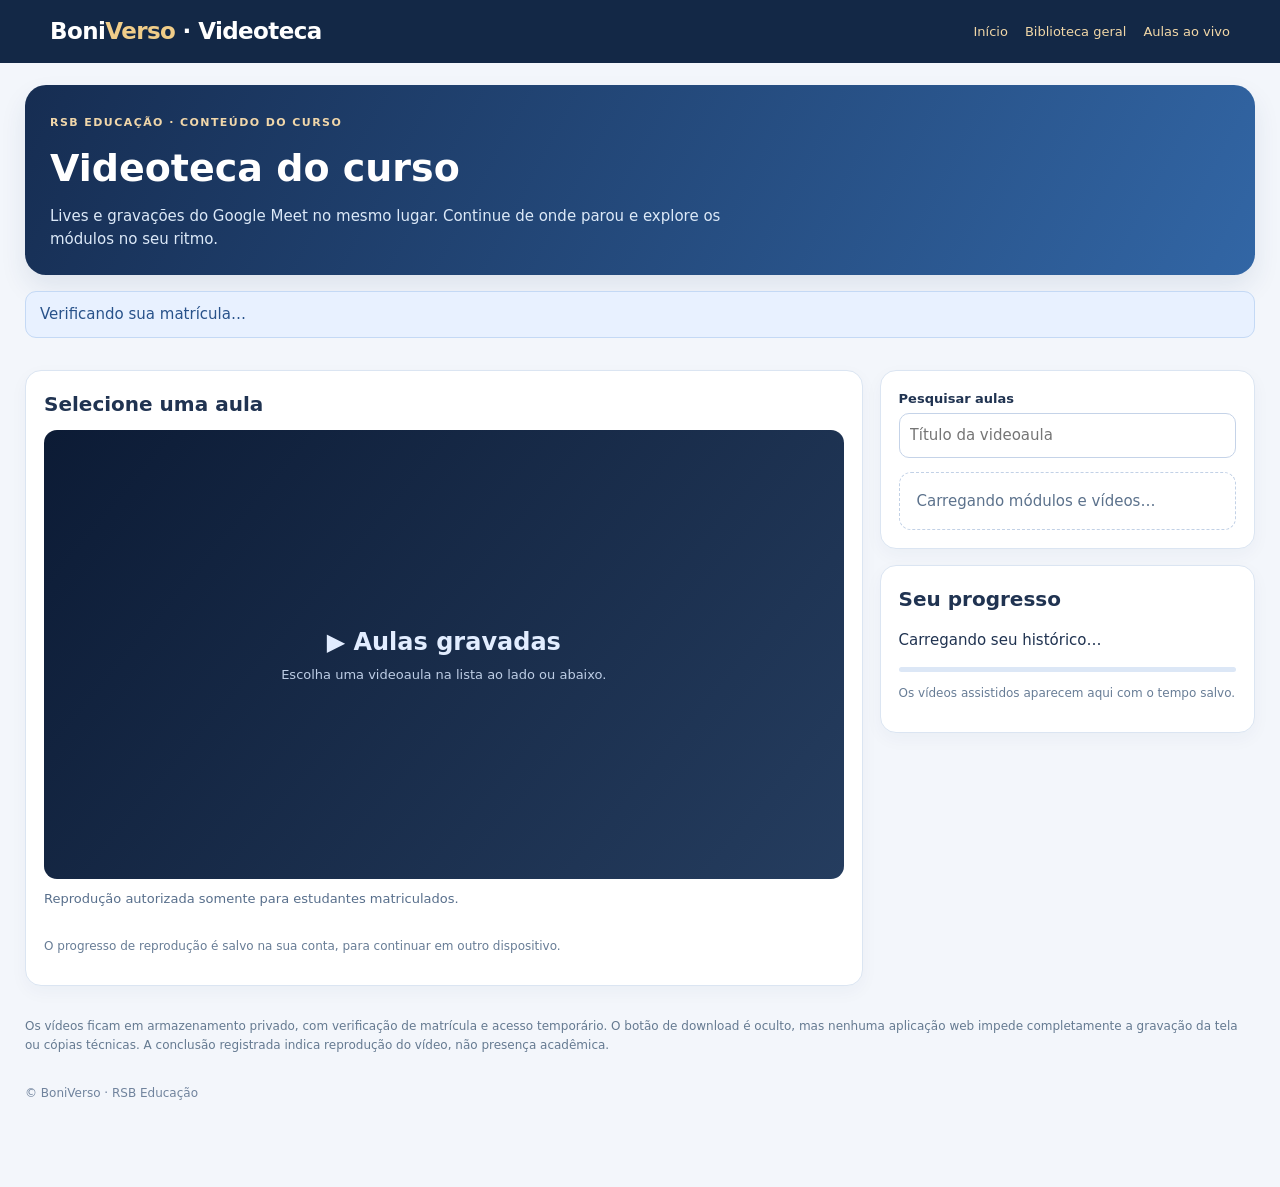
<file: curso-videos.html>
<!doctype html>
<html lang="pt-BR">
<head>
<meta charset="utf-8"><meta name="viewport" content="width=device-width, initial-scale=1">
<meta name="theme-color" content="#142643">
<title>Videoteca do curso | BoniVerso</title>
<style>
:root{font:15px/1.5 system-ui,-apple-system,Segoe UI,Arial,sans-serif;color:#203351;background:#f3f6fb;--blue:#255caa;--navy:#142643;--gold:#f0cd89;--line:#dbe5f2}
*{box-sizing:border-box}body{margin:0}header{background:#132846;color:#fff;padding:14px clamp(16px,4vw,50px);display:flex;justify-content:space-between;gap:12px;align-items:center;flex-wrap:wrap}header strong{font-size:23px;letter-spacing:-.6px}header strong span{color:var(--gold)}nav{display:flex;gap:17px;flex-wrap:wrap}nav a{color:#f1d7a7;text-decoration:none;font-size:13px}main{max-width:1260px;margin:auto;padding:22px 15px 70px}.hero{background:linear-gradient(118deg,#162d52,#3266a5);border-radius:21px;color:#fff;padding:25px;box-shadow:0 13px 27px #213e6e18}.hero small{color:#f1d7aa;font-size:11px;letter-spacing:.13em;font-weight:750}.hero h1{font-size:clamp(25px,4vw,38px);margin:8px 0}.hero p{color:#dce9f8;max-width:720px;margin:0}.notice{background:#e8f1ff;border:1px solid #c4d9f5;color:#28528a;border-radius:11px;padding:11px 14px;margin:16px 0}.notice.error{background:#fff0ed;border-color:#eac6bf;color:#973c32}.columns{display:grid;grid-template-columns:minmax(0,1.45fr) minmax(280px,.65fr);gap:17px;align-items:start}.panel{border:1px solid var(--line);border-radius:16px;background:#fff;padding:18px;margin:16px 0;box-shadow:0 6px 18px #1d39670a}.panel h2{font-size:20px;margin:0 0 11px}.player{width:100%;aspect-ratio:16/9;max-height:540px;display:block;background:#080e20;border-radius:13px}.placeholder{display:grid;place-content:center;text-align:center;gap:5px;background:linear-gradient(130deg,#0c1b35,#253d5f);color:#e2edff;border-radius:13px;aspect-ratio:16/9;padding:18px}.placeholder b{font-size:24px}.placeholder span{font-size:13px;color:#bdcde5}.player-meta{color:#586f8c;font-size:13px;margin:10px 0;min-height:22px}.actions{display:flex;flex-wrap:wrap;gap:8px;margin:13px 0}.btn,button{font:inherit;border:0;border-radius:10px;background:var(--blue);color:#fff;padding:10px 14px;min-height:43px;cursor:pointer;font-weight:650}button:disabled{opacity:.5;cursor:not-allowed}.btn.secondary,button.secondary{background:#e8eff9;color:#244f89}.btn.danger,button.danger{background:#a73d4a}.btn.outline{background:#fff;color:#285b9c;border:1px solid #cfdded}.btn:focus-visible,button:focus-visible,input:focus-visible{outline:3px solid #e6b758;outline-offset:2px}.btn{text-decoration:none;display:inline-flex;align-items:center;justify-content:center}.muted{font-size:12px;color:#687d96}.toolbar{display:flex;flex-wrap:wrap;gap:10px;align-items:end;margin-bottom:14px}.toolbar label{font-weight:700;font-size:13px;display:block;margin-bottom:5px}.toolbar .grow{flex:1;min-width:200px}input,select{font:inherit;border:1px solid #c5d3e8;border-radius:10px;background:white;color:#243a58;padding:10px;min-height:42px;max-width:100%}.toolbar input{width:100%}.module{border-top:1px solid #e2eaf4;padding-top:12px;margin-top:17px}.module h3{font-size:16px;margin:0 0 10px;color:#254c82}.video-row{width:100%;background:#f9fbff;color:#203351;text-align:left;border:1px solid #dee8f5;border-radius:12px;padding:11px 13px;display:flex;align-items:center;gap:11px;margin:7px 0}.video-row:hover{background:#edf4fe}.video-row.current{border-color:#4382d9;background:#ebf3ff}.video-ico{width:39px;height:39px;border-radius:10px;display:grid;place-items:center;background:#e3edfc;flex:none}.video-info{flex:1;min-width:0}.video-info b{display:block;font-size:13px;overflow-wrap:anywhere}.video-info small{display:block;color:#657a94;font-size:11px;margin-top:3px}.progress{height:5px;background:#dce7f6;border-radius:8px;margin-top:7px;overflow:hidden}.progress span{height:100%;background:#287ac1;display:block}.empty{color:#5c728c;padding:17px;border:1px dashed #c2d1e6;border-radius:12px}.teacher{background:#f9fbff;border:1px solid #d4e3f4;border-radius:12px;padding:13px;margin-top:12px}.teacher h3{font-size:16px;margin:0 0 10px}.teacher form{display:flex;gap:7px;flex-wrap:wrap;margin-bottom:12px}.teacher input{flex:1;min-width:125px}.teacher select{width:100%;margin:7px 0}.module-item{padding:9px 0;border-top:1px solid #dfebf5;display:flex;gap:7px;align-items:center;flex-wrap:wrap}.module-item strong{flex:1;min-width:115px}.module-item button{font-size:12px;padding:5px 8px;min-height:32px}.video-admin{display:flex;flex-wrap:wrap;gap:9px;border-top:1px solid #deebf7;padding-top:12px;margin-top:13px}.video-admin label{font-size:12px;font-weight:700}.video-admin select{display:block;margin-top:5px;max-width:240px}.legal{font-size:12px;line-height:1.55;color:#657a91;margin:15px 0}footer{padding:15px 0;color:#70839d;font-size:12px}
@media(max-width:920px){.columns{grid-template-columns:1fr}}@media(max-width:600px){main{padding:13px 10px 45px}.panel{padding:13px}.hero{padding:19px}.toolbar{display:block}.toolbar>*{margin:8px 0}.video-row{padding:9px}}
</style>
</head><body>
<header><strong>Boni<span>Verso</span> · Videoteca</strong><nav><a href="./">Início</a><a href="./biblioteca-live.html">Biblioteca geral</a><a href="./live-central.html">Aulas ao vivo</a></nav></header>
<main>
<section class="hero"><small>RSB EDUCAÇÃO · CONTEÚDO DO CURSO</small><h1 id="courseTitle">Videoteca do curso</h1><p>Lives e gravações do Google Meet no mesmo lugar. Continue de onde parou e explore os módulos no seu ritmo.</p></section>
<p class="notice" role="status" id="status">Verificando sua matrícula…</p>
<div class="columns">
<div>
<section class="panel" aria-label="Reprodutor de aulas">
<h2 id="videoTitle">Selecione uma aula</h2>
<div id="playerHost"><div class="placeholder"><b>▶ Aulas gravadas</b><span>Escolha uma videoaula na lista ao lado ou abaixo.</span></div></div>
<p id="videoInfo" class="player-meta">Reprodução autorizada somente para estudantes matriculados.</p>
<div class="actions"><button id="continue" class="secondary" type="button" hidden>▶ Continuar assistindo</button><button id="restart" class="secondary" type="button" hidden>↺ Recomeçar</button><button id="renew" class="secondary" type="button" hidden>↻ Renovar acesso</button></div>
<p class="muted" id="saveInfo">O progresso de reprodução é salvo na sua conta, para continuar em outro dispositivo.</p>
</section>
<section id="admin" class="panel" hidden><h2>⚙️ Organização do professor</h2><p class="muted">Crie módulos e associe os vídeos. Só professores e administradores autorizados podem editar. A exclusão fica nos painéis de gerenciamento.</p><form id="newModule" class="toolbar"><div class="grow"><label for="moduleName">Novo módulo</label><input id="moduleName" required maxlength="120" minlength="2" placeholder="Ex.: Módulo 1 — Introdução"></div><button type="submit">Criar módulo</button></form><div id="moduleControls"></div><div class="actions"><a class="btn secondary" href="./painel-gravacoes.html">Gerenciar lives</a><a class="btn secondary" href="./importar-videos.html">Gerenciar vídeos Meet</a></div></section>
</div>
<aside>
<section class="panel"><div class="toolbar"><div class="grow"><label for="search">Pesquisar aulas</label><input type="search" id="search" placeholder="Título da videoaula"></div></div><div id="list"><div class="empty">Carregando módulos e vídeos…</div></div></section>
<section class="panel"><h2>Seu progresso</h2><p id="overall">Carregando seu histórico…</p><div class="progress"><span id="overallBar" style="width:0%"></span></div><p class="muted" id="continueHint">Os vídeos assistidos aparecem aqui com o tempo salvo.</p></section>
</aside>
</div>
<p class="legal">Os vídeos ficam em armazenamento privado, com verificação de matrícula e acesso temporário. O botão de download é oculto, mas nenhuma aplicação web impede completamente a gravação da tela ou cópias técnicas. A conclusão registrada indica reprodução do vídeo, não presença acadêmica.</p>
<footer>© BoniVerso · RSB Educação</footer>
</main>
<script src="./config.js"></script>
<script type="module">
import {createClient} from 'https://esm.sh/@supabase/supabase-js@2.57.2';
const cfg=window.BONIVERSO_CONFIG;
const $=s=>document.getElementById(s);
const make=(t,v,c)=>{const n=document.createElement(t);if(v!==null&&v!==undefined)n.textContent=String(v);if(c)n.className=c;return n};
const valid=/^[0-9a-f]{8}-(?:[0-9a-f]{4}-){3}[0-9a-f]{12}$/i;
const courseId=new URLSearchParams(location.search).get('curso');
let db,user,staff=false,course=null,items=[],modules=[],progress=new Map(),player=null,active=null,lastSaved=0,saveBusy=false,sessionActive=false,initialResume=null;
const status=(message,err=false)=>{$('status').textContent=message;$('status').classList.toggle('error',err)};
const key=v=>v.source+':'+v.id;
const formatTime=v=>{const s=Math.max(0,Math.round(Number(v)||0));return (s>=3600?Math.floor(s/3600)+':':'')+String(Math.floor(s/60)%60).padStart(2,'0')+':'+String(s%60).padStart(2,'0')};
const percent=(v)=>{const p=progress.get(key(v));if(!p)return 0;if(p.completed)return 100;return p.duration_seconds>0?Math.min(99,Math.round(p.position_seconds/p.duration_seconds*100)):0};
function textError(error){return error?.message||'Falha inesperada'}
async function invoke(functionName,body){const {data,error}=await db.functions.invoke(functionName,{body});if(error){let why=error.message;try{why=(await error.context?.json?.())?.error||why}catch{}throw Error(why)}if(data?.error)throw Error(data.error);return data}
function getPlayer(){return $('playerHost').querySelector('video')}
function updateOverall(){const done=items.filter(v=>progress.get(key(v))?.completed).length;const viewed=items.filter(v=>progress.get(key(v))?.position_seconds>0).length;$('overall').textContent=done+' de '+items.length+' vídeo(s) concluído(s)';$('overallBar').style.width=items.length?Math.round(done/items.length*100)+'%':'0%';$('continueHint').textContent=viewed?viewed+' vídeo(s) já iniciado(s) nesta conta.':'Seu histórico aparecerá após iniciar uma aula.'}
function updateControls(){const p=active?progress.get(key(active)):null;$('continue').hidden=!(active&&p?.position_seconds>5&&!p.completed);$('continue').textContent=p?'▶ Continuar de '+formatTime(p.position_seconds):'▶ Continuar assistindo';$('restart').hidden=!active;$('renew').hidden=!active}
function playerConfig(v){v.controls=true;v.playsInline=true;v.preload='metadata';v.controlsList='nodownload noremoteplayback';v.disablePictureInPicture=true;v.setAttribute('disableRemotePlayback','');v.setAttribute('aria-label','Reprodução protegida da aula');v.addEventListener('contextmenu',e=>e.preventDefault());}
// Controle de gravação sequencial: impede sobrescrita por posições antigas.
let saveQueue=Promise.resolve(),seekPending=false,seekTarget=0,allowRestartZero=false;
function saveProgress(done=false){
 if(!player||!active||!user||seekPending)return Promise.resolve();
 const currentVideo=player,video=active,videoKey=key(video);
 const duration=Number.isFinite(currentVideo.duration)?Math.min(86400,Math.max(0,Math.round(currentVideo.duration))):null;
 const seconds=Math.min(86400,Math.max(0,Math.round(currentVideo.currentTime||0)));
 const old=progress.get(videoKey);
 // Não zera o progresso durante o início do player, antes de sua retomada.
 if(seconds<2&&old?.position_seconds>5&&!allowRestartZero&&!done)return Promise.resolve();
 const payload={user_id:user.id,source:video.source,video_id:video.id,position_seconds:seconds,duration_seconds:duration,completed:done||!!old?.completed||(duration!=null&&duration>0&&seconds/duration>=.97),updated_at:new Date().toISOString()};
 if(old&&old.position_seconds===seconds&&old.completed===payload.completed)return saveQueue;
 lastSaved=Date.now();progress.set(videoKey,payload);updateOverall();updateControls();
 saveQueue=saveQueue.catch(()=>{}).then(async()=>{
   try{
     const {error}=await db.from('boniverso_video_progress').upsert(payload,{onConflict:'user_id,source,video_id'});
     if(error)throw error;
     if(active&&key(active)===videoKey)$('saveInfo').textContent='Progresso salvo na sua conta · '+formatTime(seconds);
   }catch(err){
     if(active&&key(active)===videoKey)$('saveInfo').textContent='Falha ao salvar o progresso: '+textError(err);
     console.warn('BoniVerso video progress:',err?.message||err);
     if(progress.get(videoKey)===payload){if(old)progress.set(videoKey,old);else progress.delete(videoKey);}
   }
 });
 return saveQueue;
}
function stopPlayer(){if(player){player.pause();player.removeAttribute('src');player.load();player.remove();}player=null;sessionActive=false;}
async function startVideo(v,forceStart=false){
 if(active&&player){await saveProgress();stopPlayer()}
 active=v;seekPending=false;seekTarget=0;allowRestartZero=!!forceStart;
 updateControls();$('videoTitle').textContent=v.title;
 $('videoInfo').textContent='Verificando matrícula e preparando reprodução…';
 $('playerHost').replaceChildren(make('div','Aguarde: verificando seu acesso…','empty'));
 try{
   const out=v.source==='meet'?await invoke('boniverso-course-videos',{action:'watch',video_id:v.id}):await invoke('boniverso-recording-playback',{recording_id:v.id});
   if(!out?.url||typeof out.url!=='string')throw Error('Arquivo ainda não está disponível');
   const currentVideo=make('video');player=currentVideo;player.className='player';playerConfig(player);
   const token=key(v),saved=progress.get(token);
   seekTarget=!forceStart&&saved?.position_seconds>3&&!saved.completed?saved.position_seconds:0;
   seekPending=seekTarget>0;
   currentVideo.src=out.url;$('playerHost').replaceChildren(currentVideo);
   function attemptResume(){
     if(player!==currentVideo||active?.id!==v.id||!seekPending)return;
     const duration=currentVideo.duration;
     if(!Number.isFinite(duration)||duration<=0)return;
     const desired=Math.min(seekTarget,Math.max(0,duration-2));
     if(desired<2){seekPending=false;return;}
     if(Math.abs(currentVideo.currentTime-desired)<1)return; // aguarda seeked ou timeupdate; não salva 0s prematuramente
     try{
       currentVideo.currentTime=desired;
       $('videoInfo').textContent='Retomando aula a partir de '+formatTime(desired)+'…';
     }catch(err){console.warn('Seek indisponível:',err?.message||err)}
   }
   currentVideo.addEventListener('loadedmetadata',()=>{
     if(player!==currentVideo||active?.id!==v.id)return;
     if(seekPending)attemptResume();
     else $('videoInfo').textContent=v.source==='meet'?'📹 Gravação do Google Meet':'🔴 Gravação de aula ao vivo';
   });
   currentVideo.addEventListener('canplay',()=>{if(seekPending)attemptResume()});
   currentVideo.addEventListener('seeked',()=>{
     if(player!==currentVideo||active?.id!==v.id)return;
     if(seekPending&&currentVideo.currentTime>=Math.max(0,seekTarget-3)){
       seekPending=false;
       $('videoInfo').textContent='Reprodução retomada em '+formatTime(currentVideo.currentTime);
     }
   });
   currentVideo.addEventListener('timeupdate',()=>{
     if(player!==currentVideo||active?.id!==v.id)return;
     if(seekPending){
       if(currentVideo.currentTime>=Math.max(0,seekTarget-3))seekPending=false;
       else return;
     }
     if(Date.now()-lastSaved>5000)saveProgress();
   });
   currentVideo.addEventListener('pause',()=>saveProgress());
   currentVideo.addEventListener('ended',()=>saveProgress(true));
   currentVideo.addEventListener('error',()=>{
     if(player!==currentVideo)return;
     seekPending=false;
     $('videoInfo').textContent='Falha na reprodução ou link expirado. Clique em Renovar acesso.';
     $('renew').hidden=false;
   });
   sessionActive=true;
   currentVideo.play().catch(()=>{$('videoInfo').textContent='Toque em ▶ no reprodutor para continuar.'});
   updateControls();renderList();status('Vídeo selecionado · reprodução autorizada');
 }catch(e){
   seekPending=false;
   $('playerHost').replaceChildren(make('div','Não foi possível reproduzir: '+textError(e),'empty'));
   $('videoInfo').textContent='Tente novamente ou procure o professor.';
   status('Acesso não disponível: '+textError(e),true);
 }
}
function moduleGroup(id){return modules.find(m=>m.id===id)?.title||'Aulas sem módulo'}
function itemButton(v){const b=make('button',null,'video-row'+(active&&key(active)===key(v)?' current':''));b.type='button';const ic=make('span',v.source==='meet'?'📹':'🔴','video-ico');const info=make('span',null,'video-info');info.append(make('b',v.title));const meta=progress.get(key(v));info.append(make('small',(v.source==='meet'?'Meet':'Live')+(meta?.completed?' · ✓ Concluída':meta?.position_seconds?' · Continuar '+formatTime(meta.position_seconds):' · Ainda não iniciada')));const pbar=make('span',null,'progress');const filled=make('span');filled.style.width=percent(v)+'%';pbar.append(filled);info.append(pbar);b.append(ic,info);b.onclick=()=>startVideo(v);return b}
function renderList(){const q=$('search').value.toLocaleLowerCase('pt-BR').trim();const list=$('list');list.replaceChildren();if(!items.length){list.append(make('div','Nenhuma videoaula publicada neste curso.','empty'));return}
 const visible=items.filter(v=>v.title.toLocaleLowerCase('pt-BR').includes(q));
 if(!visible.length){list.append(make('div','Nenhum vídeo encontrado com esse título.','empty'));return}
 const groups=[...modules.map(m=>({id:m.id,title:m.title})),{id:null,title:'Aulas sem módulo'}];
 for(const group of groups){const found=visible.filter(v=>(v.module_id||null)===group.id);if(!found.length)continue;const section=make('div',null,'module');section.append(make('h3',group.title+' · '+found.length));for(const v of found){section.append(itemButton(v));if(staff){const wrap=make('div',null,'video-admin');const label=make('label','Organizar em módulo');const select=make('select');select.append(new Option('Sem módulo',''));for(const m of modules)select.append(new Option(m.title,m.id));select.value=v.module_id||'';select.addEventListener('change',async()=>{select.disabled=true;try{await invoke('boniverso-video-modules',{action:'assign',course_id:courseId,video_id:v.id,source:v.source,module_id:select.value||null});v.module_id=select.value||null;status('Módulo atualizado');renderList()}catch(e){select.value=v.module_id||'';status(textError(e),true)}finally{select.disabled=false}});label.append(select);wrap.append(label);section.append(wrap)}}list.append(section)}
}
function renderModuleAdmin(){if(!staff)return;const host=$('moduleControls');host.replaceChildren();if(!modules.length){host.append(make('p','Crie um módulo, por exemplo: Introdução, Desenvolvimento e Revisão.','muted'));return}modules.forEach((m,i)=>{const row=make('div',null,'module-item');row.append(make('strong',m.title));const rename=make('button','Renomear','secondary');rename.onclick=async()=>{const title=window.prompt('Novo nome do módulo:',m.title);if(title===null)return;try{await invoke('boniverso-video-modules',{action:'rename',course_id:courseId,module_id:m.id,title});await refreshModules()}catch(e){status(textError(e),true)}};const remove=make('button','Excluir módulo','danger');remove.onclick=async()=>{if(!window.confirm('Excluir este módulo? Os vídeos permanecerão disponíveis no curso, em Aulas sem módulo.'))return;try{await invoke('boniverso-video-modules',{action:'remove',course_id:courseId,module_id:m.id});await refreshModules()}catch(e){status(textError(e),true)}};const up=make('button','↑','secondary'),down=make('button','↓','secondary');up.disabled=i===0;down.disabled=i===modules.length-1;up.title='Subir módulo';down.title='Descer módulo';up.onclick=()=>reorder(i,i-1);down.onclick=()=>reorder(i,i+1);row.append(up,down,rename,remove);host.append(row)})}
async function reorder(i,j){const ids=modules.map(m=>m.id);[ids[i],ids[j]]=[ids[j],ids[i]];try{await invoke('boniverso-video-modules',{action:'order',course_id:courseId,ordered_ids:ids});await refreshModules()}catch(e){status(textError(e),true)}}
async function refreshModules(){const d=await invoke('boniverso-video-modules',{action:'list',course_id:courseId});modules=d.modules||[];renderModuleAdmin();renderList()}
async function load(){
 if(!valid.test(courseId||''))throw Error('Curso não identificado. Abra a videoteca pela página do seu curso.');
 if(!cfg?.supabaseUrl||!cfg?.supabasePublishableKey)throw Error('Configuração do BoniVerso não encontrada');
 db=createClient(cfg.supabaseUrl,cfg.supabasePublishableKey,{auth:{persistSession:true,autoRefreshToken:true,detectSessionInUrl:false}});
 const {data:{user:person},error:authError}=await db.auth.getUser();if(authError||!person)throw Error('Faça login no BoniVerso para assistir às aulas.');user=person;
 const {data:role,error:roleError}=await db.rpc('current_staff_role');if(roleError)throw roleError;staff=['teacher','admin'].includes(role);
 // Respeita a matrícula mesmo para cursos gratuitos; somente contas de equipe podem ver prévias.
 const {data:c,error:courseError}=await db.from('courses').select('id,title,published').eq('id',courseId).maybeSingle();if(courseError||!c)throw Error('Curso não encontrado ou não autorizado.');course=c;$('courseTitle').textContent='Videoteca · '+course.title;
 const [modResult,importResult,eventsResult,liveResult,progressResult]=await Promise.all([
   invoke('boniverso-video-modules',{action:'list',course_id:courseId}),
   db.from('boniverso_course_videos').select('id,title,course_id,module_id,origin,status,is_published,description').eq('course_id',courseId).eq('status','ready'),
   db.from('boniverso_live_events').select('id,course_id,classroom_id').eq('course_id',courseId),
   db.from('boniverso_live_recordings').select('id,event_id,title,module_id,state,is_published,duration_seconds,library_course_id,library_classroom_id,deleted_at').eq('state','ready').is('deleted_at',null),
   db.from('boniverso_video_progress').select('source,video_id,position_seconds,duration_seconds,completed,updated_at').eq('user_id',user.id)
 ]);
 for(const r of [importResult,eventsResult,liveResult,progressResult])if(r.error)throw r.error;
 modules=modResult.modules||[];
 const events=new Set((eventsResult.data||[]).map(e=>e.id));
 const meet=(importResult.data||[]).filter(v=>staff||v.is_published).map(v=>({...v,source:'meet'}));
 const live=(liveResult.data||[]).filter(v=> (staff||v.is_published) && (v.library_course_id===courseId || (!v.library_classroom_id&&!v.library_course_id&&events.has(v.event_id)))).map(v=>({...v,source:'live'}));
 items=[...live,...meet];progress=new Map((progressResult.data||[]).map(p=>[p.source+':'+p.video_id,p]));
 $('admin').hidden=!staff;
 updateOverall();renderList();renderModuleAdmin();
 const resume=[...items].filter(v=>{const p=progress.get(key(v));return p?.position_seconds>5&&!p.completed}).sort((a,b)=>(progress.get(key(b))?.updated_at||'').localeCompare(progress.get(key(a))?.updated_at||''))[0];
 if(resume){$('videoTitle').textContent='Continue assistindo';$('videoInfo').textContent='Você parou em '+formatTime(progress.get(key(resume)).position_seconds)+' de “'+resume.title+'”.';$('continue').hidden=false;$('continue').textContent='▶ Continuar de '+formatTime(progress.get(key(resume)).position_seconds);initialResume=resume;}
 else if(items.length){$('videoTitle').textContent='Selecione uma aula da lista';}
 status(staff?'Biblioteca do curso carregada. Você pode organizar os módulos.':'Biblioteca carregada. Vídeos liberados para sua matrícula.');
}
$('search').addEventListener('input',renderList);
$('newModule').addEventListener('submit',async e=>{e.preventDefault();const input=$('moduleName'),title=input.value.trim();if(title.length<2)return;try{await invoke('boniverso-video-modules',{action:'create',course_id:courseId,title});input.value='';await refreshModules();status('Módulo criado')}catch(err){status(textError(err),true)}});
$('continue').addEventListener('click',()=>{if(!player&&initialResume){startVideo(initialResume);return;}if(player&&active){const p=progress.get(key(active));if(p?.position_seconds>0)player.currentTime=p.position_seconds;player.play().catch(()=>{});}});
$('restart').addEventListener('click',()=>{if(!player)return;seekPending=false;allowRestartZero=true;player.currentTime=0;player.play().catch(()=>{});saveProgress();});
$('renew').addEventListener('click',()=>{if(active)startVideo(active)});
document.addEventListener('visibilitychange',()=>{if(document.hidden&&player)saveProgress()});
window.addEventListener('pagehide',()=>{if(player)saveProgress()});
try{await load()}catch(e){status(textError(e),true);$('list').replaceChildren(make('div',textError(e),'empty'));$('overall').textContent='Indisponível'}
</script>
</body></html>
</file>
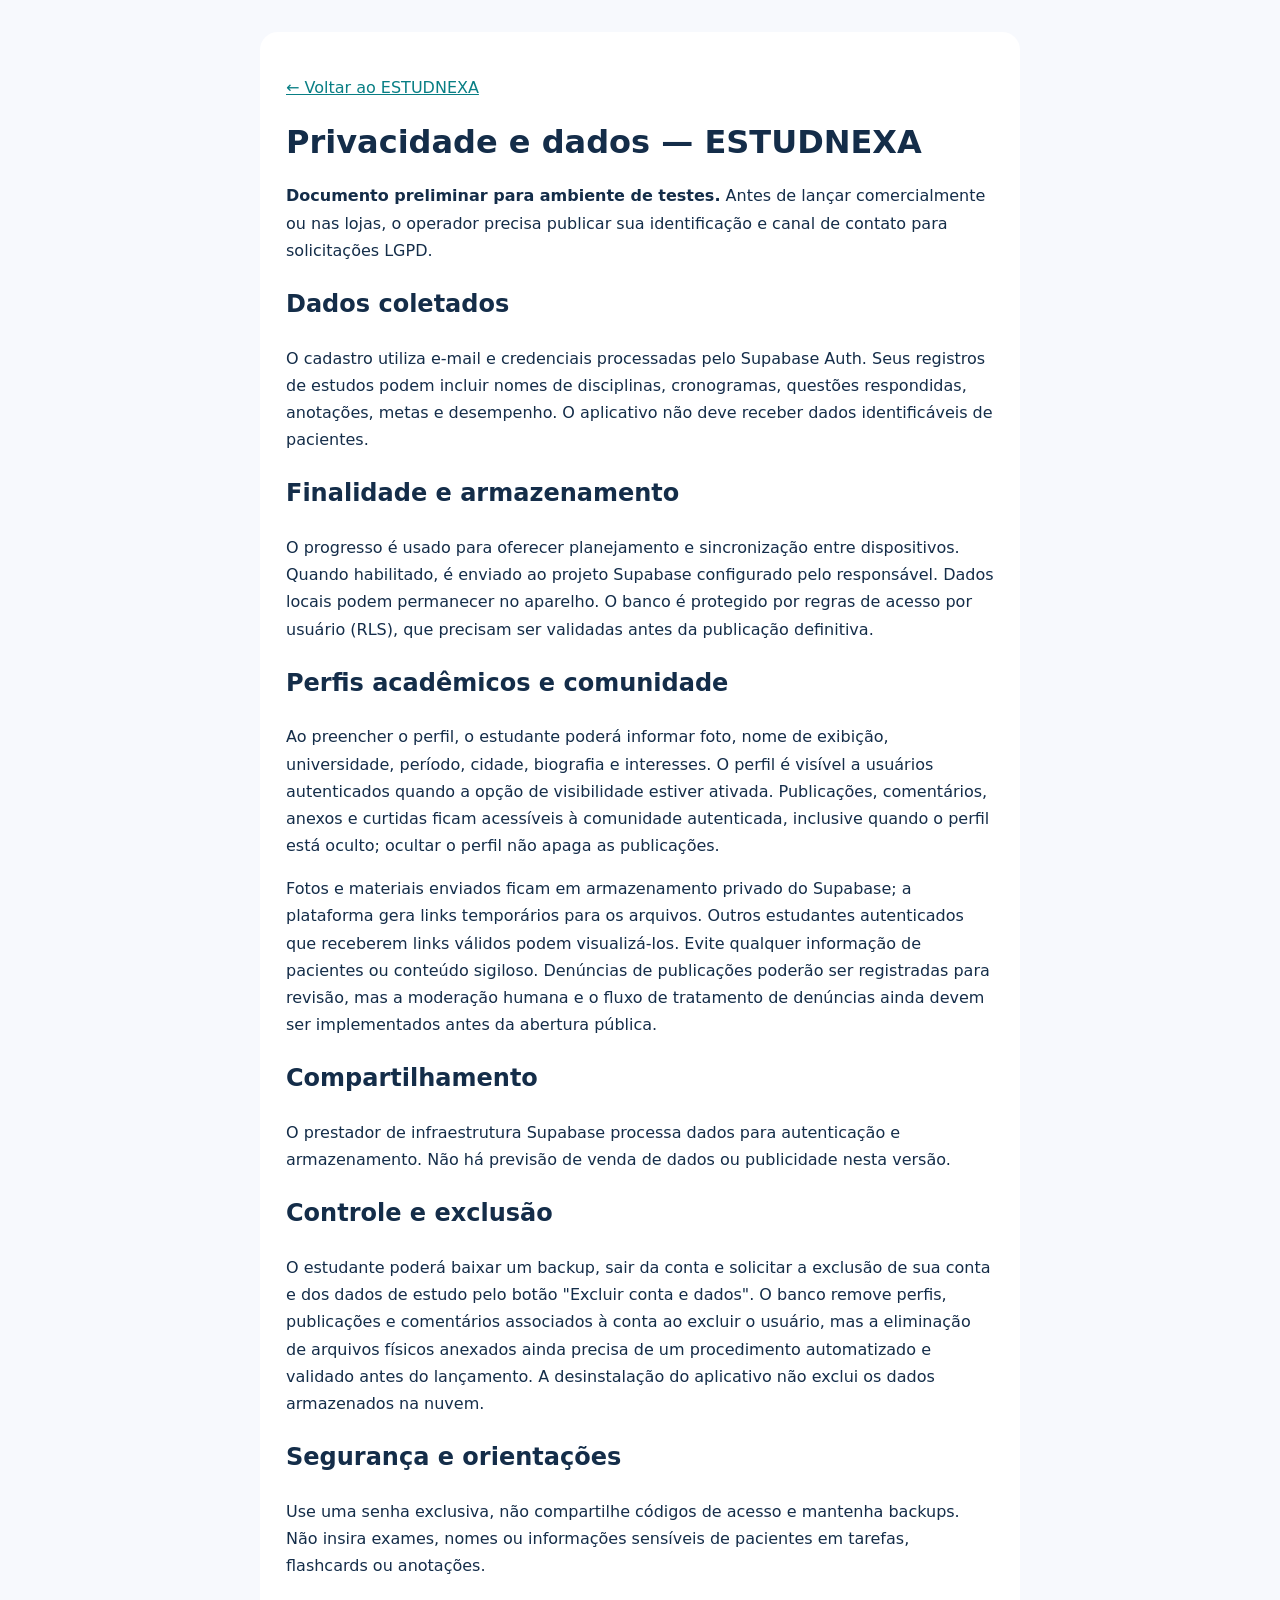
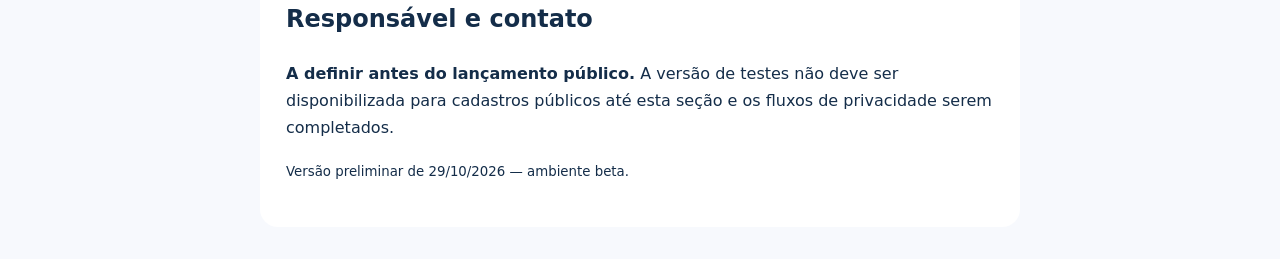
<file: privacidade.html>
<!doctype html><html lang="pt-BR"><head><meta charset="utf-8"><meta name="viewport" content="width=device-width,initial-scale=1"><title>Privacidade — ESTUDNEXA</title><style>body{font:16px/1.7 system-ui,sans-serif;color:#142d49;background:#f7f9fd;max-width:760px;margin:auto;padding:32px 18px}main{background:white;padding:26px;border-radius:18px}a{color:#087e84}h1{line-height:1.2}</style></head><body><main><p><a href="./">← Voltar ao ESTUDNEXA</a></p><h1>Privacidade e dados — ESTUDNEXA</h1><p><strong>Documento preliminar para ambiente de testes.</strong> Antes de lançar comercialmente ou nas lojas, o operador precisa publicar sua identificação e canal de contato para solicitações LGPD.</p><h2>Dados coletados</h2><p>O cadastro utiliza e-mail e credenciais processadas pelo Supabase Auth. Seus registros de estudos podem incluir nomes de disciplinas, cronogramas, questões respondidas, anotações, metas e desempenho. O aplicativo não deve receber dados identificáveis de pacientes.</p><h2>Finalidade e armazenamento</h2><p>O progresso é usado para oferecer planejamento e sincronização entre dispositivos. Quando habilitado, é enviado ao projeto Supabase configurado pelo responsável. Dados locais podem permanecer no aparelho. O banco é protegido por regras de acesso por usuário (RLS), que precisam ser validadas antes da publicação definitiva.</p><h2>Perfis acadêmicos e comunidade</h2><p>Ao preencher o perfil, o estudante poderá informar foto, nome de exibição, universidade, período, cidade, biografia e interesses. O perfil é visível a usuários autenticados quando a opção de visibilidade estiver ativada. Publicações, comentários, anexos e curtidas ficam acessíveis à comunidade autenticada, inclusive quando o perfil está oculto; ocultar o perfil não apaga as publicações.</p><p>Fotos e materiais enviados ficam em armazenamento privado do Supabase; a plataforma gera links temporários para os arquivos. Outros estudantes autenticados que receberem links válidos podem visualizá-los. Evite qualquer informação de pacientes ou conteúdo sigiloso. Denúncias de publicações poderão ser registradas para revisão, mas a moderação humana e o fluxo de tratamento de denúncias ainda devem ser implementados antes da abertura pública.</p><h2>Compartilhamento</h2><p>O prestador de infraestrutura Supabase processa dados para autenticação e armazenamento. Não há previsão de venda de dados ou publicidade nesta versão.</p><h2>Controle e exclusão</h2><p>O estudante poderá baixar um backup, sair da conta e solicitar a exclusão de sua conta e dos dados de estudo pelo botão "Excluir conta e dados". O banco remove perfis, publicações e comentários associados à conta ao excluir o usuário, mas a eliminação de arquivos físicos anexados ainda precisa de um procedimento automatizado e validado antes do lançamento. A desinstalação do aplicativo não exclui os dados armazenados na nuvem.</p><h2>Segurança e orientações</h2><p>Use uma senha exclusiva, não compartilhe códigos de acesso e mantenha backups. Não insira exames, nomes ou informações sensíveis de pacientes em tarefas, flashcards ou anotações.</p><h2>Responsável e contato</h2><p><strong>A definir antes do lançamento público.</strong> A versão de testes não deve ser disponibilizada para cadastros públicos até esta seção e os fluxos de privacidade serem completados.</p><p><small>Versão preliminar de 29/10/2026 — ambiente beta.</small></p></main></body></html>
</file>
